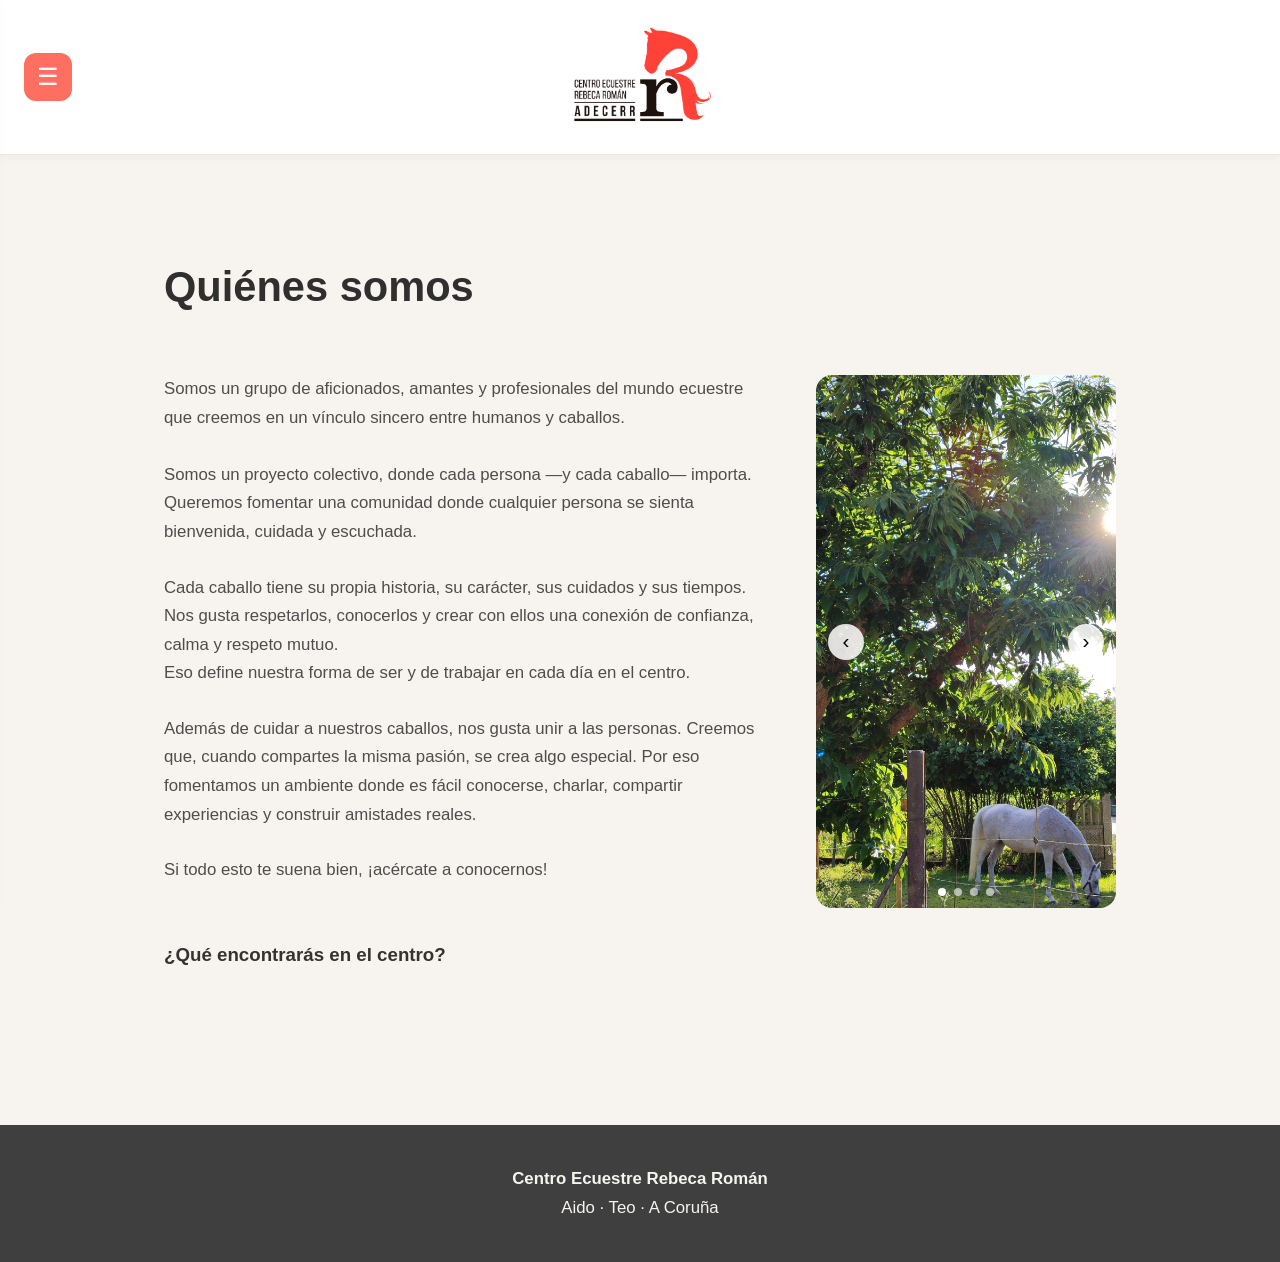
<file: index.html>
<!DOCTYPE html>
<html lang="es">

<head>
  <meta charset="UTF-8">
  <title>Centro Ecuestre Rebeca Román | Quiénes somos</title>
  <meta name="description"
    content="Centro ecuestre en Teo. Equitación, terapia asistida con animales y actividades con caballos y burros.">
  <meta name="viewport" content="width=device-width, initial-scale=1.0">

  <link rel="stylesheet" href="css/styles.css">
  <link rel="stylesheet" href="css/responsive.css">
</head>

<body>
  <div class="page-grid">

    <div id="site-header"></div>
    <div id="site-nav"></div>

    <main>
      <br>
      <h1>Quiénes somos</h1><br>

      <div class="servicios-layout">
        <div class="servicios-texto">
      <p>Somos un grupo de aficionados, amantes y profesionales del mundo ecuestre que creemos en un vínculo
        sincero entre humanos y caballos.<br><br> Somos un proyecto colectivo, donde cada persona —y cada
        caballo— importa. Queremos fomentar una comunidad donde cualquier persona se sienta bienvenida,
        cuidada y escuchada.</p><br>
      <p>
        Cada caballo tiene su propia historia, su carácter, sus cuidados y sus tiempos. Nos gusta respetarlos,
        conocerlos y crear con ellos una conexión de confianza, calma y respeto mutuo. <br>Eso define
        nuestra forma de ser y de trabajar en cada día en el centro.
      </p><br>
      <p>
        Además de cuidar a nuestros caballos, nos gusta unir a las personas. Creemos que,
        cuando compartes la misma pasión, se crea algo especial. Por eso fomentamos un ambiente
        donde es fácil conocerse, charlar, compartir experiencias y construir amistades reales.
      </p><br>
      <p>
        Si todo esto te suena bien, ¡acércate a conocernos!
      </p>
      <br><br>
      <h3>¿Qué encontrarás en el centro?</h3><br>
      <p>
        Un lugar de encuentro donde personas con intereses similares pueden conectar,
        aprender unas de otras y disfrutar juntas del mundo ecuestre. Un sitio donde involucrarte hasta donde quieras y
        puedas.
        <br><br>
        Un espacio donde la comunidad crece de manera natural: desde una conversación
        espontánea a una tarde acompañando a los caballos o compartiendo una misma
        afición de la mano de un café calentito (o un té, si te gusta más).

      </p>
        </div>

        <div class="carousel">
          <div class="carousel-track">
            <img src="resources/fotos/instalaciones/verde.jpg" alt="Zona verde">
            <img src="resources/fotos/instalaciones/prado.jpg" alt="Prado">
            <img src="resources/fotos/instalaciones/cafe.jpg" alt="Café con burros">
            <img src="resources/fotos/instalaciones/pista.jpg" alt="Pista">
          </div>
          <button class="carousel-btn carousel-prev" aria-label="Anterior">‹</button>
          <button class="carousel-btn carousel-next" aria-label="Siguiente">›</button>
          <div class="carousel-dots"></div>
        </div>
      </div>
    </main>


    <div id="site-footer"></div>
  </div>
  <script src="js/includes.js"></script>
  <script src="js/main.js"></script>
</body>

</html>
</file>
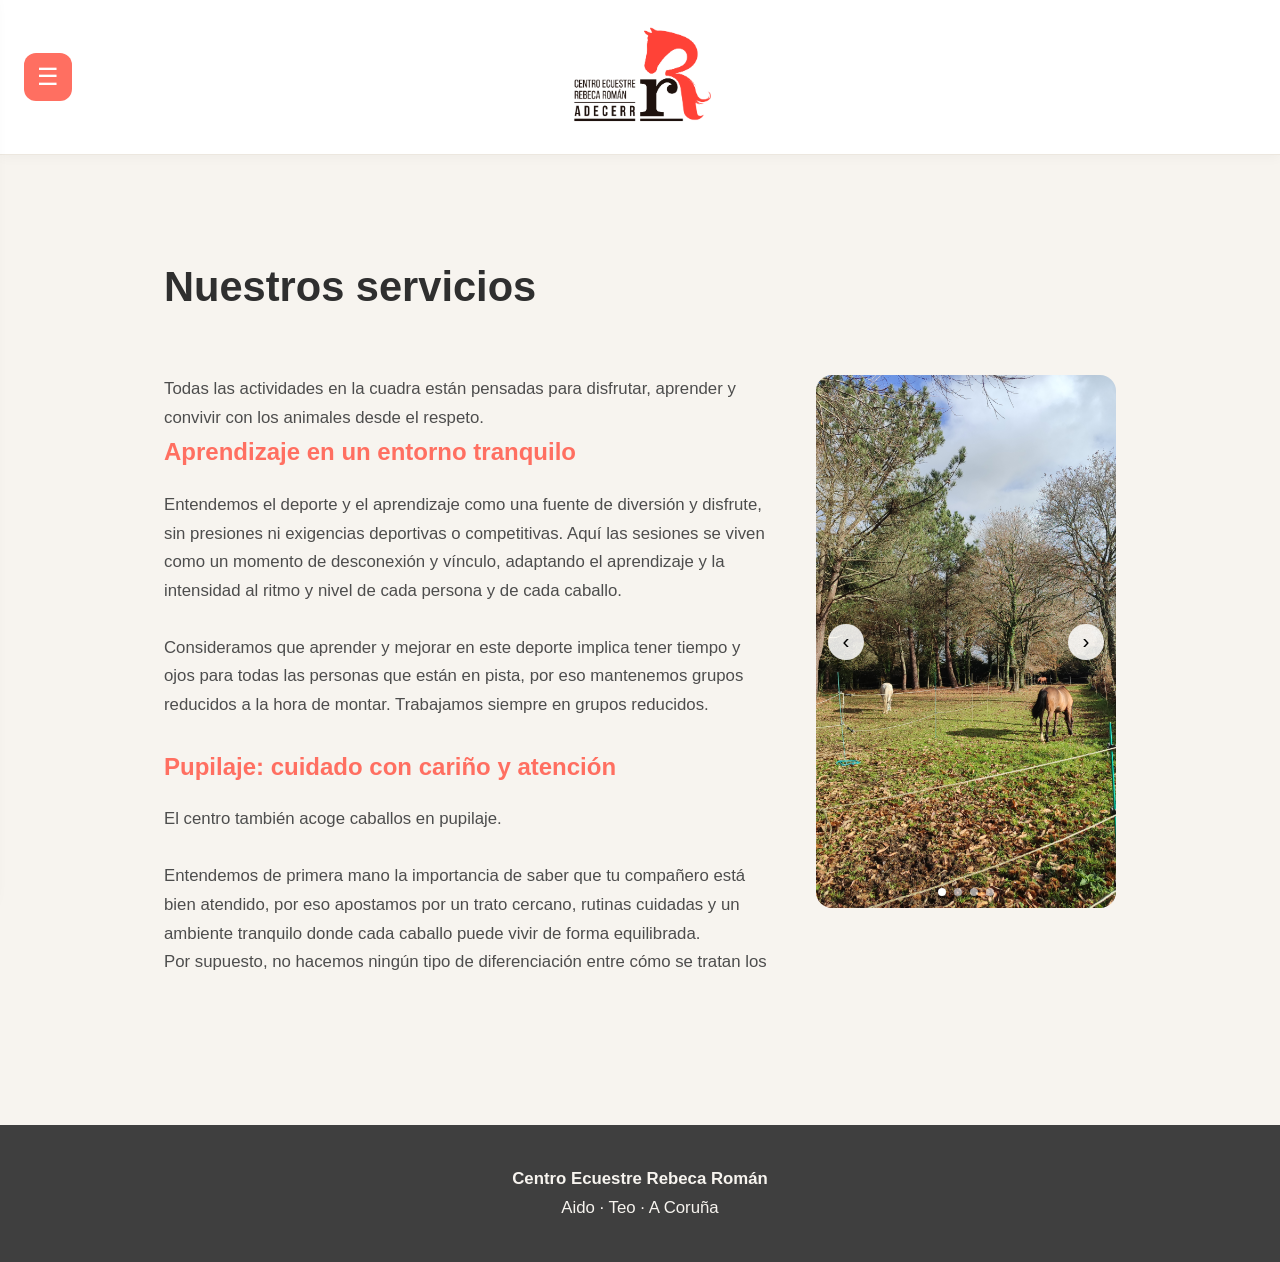
<file: actividades.html>
<!DOCTYPE html>
<html lang="es">

<head>
  <meta charset="UTF-8">
  <title>Centro Ecuestre Rebeca Román | Actividades</title>
  <meta name="description"
    content="Terapia asistida con animales en Teo, acompañamiento emocional con caballos y burros.">
  <meta name="viewport" content="width=device-width, initial-scale=1.0">

  <link rel="stylesheet" href="css/styles.css">
  <link rel="stylesheet" href="css/responsive.css">
</head>

<body>
  <div class="page-grid">

    <div id="site-header"></div>
    <div id="site-nav"></div>

    <main>
      <br>
      <h1>Nuestros servicios</h1><br>
      <div class="servicios-layout">
        <div class="servicios-texto">
      <p>
        Todas las actividades en la cuadra están pensadas para disfrutar, aprender y convivir con los animales desde el
        respeto. <br>
      </p>

      <h2>Aprendizaje en un entorno tranquilo</h2>
      <p>
        Entendemos el deporte y el aprendizaje como una fuente de diversión y disfrute, sin presiones ni exigencias
        deportivas o competitivas.
        Aquí las sesiones se viven como un momento de desconexión y vínculo, adaptando el aprendizaje y la intensidad al
        ritmo y nivel de cada persona y de cada caballo.
        <br><br>
        Consideramos que aprender y mejorar en este deporte implica tener tiempo y ojos para todas las personas que
        están en pista, por eso mantenemos grupos reducidos a la hora de montar.
        Trabajamos siempre en grupos reducidos.
      </p>

      <br>

      <h2>Pupilaje: cuidado con cariño y atención</h2>
      <p>
        El centro también acoge caballos en pupilaje.<br><br>
        Entendemos de primera mano la importancia de saber que tu compañero está bien atendido, por eso apostamos por un
        trato cercano, rutinas cuidadas y un ambiente tranquilo donde cada caballo puede vivir de forma equilibrada.<br>
        Por supuesto, no hacemos ningún tipo de diferenciación entre cómo se tratan los caballos de la asociación, y
        cómo se tratan los caballos de propietarios. <br>

      </p>
      <br>

      <h2>Experiencia equirelax</h2>
      <p>
        Equirelax es nuestra propuesta para quienes buscan un momento de desconexión total junto a los caballos y
        burros.<br><br>
        Se trata de un espacio pensado para relajar cuerpo y mente, conectar con los animales y disfrutar del entorno
        natural del centro. Una experiencia sensorial donde se combinan calma, contacto con los animales y la serenidad
        del entorno.<br><br>
        Ideal para quienes necesitan parar, respirar y reconectar consigo mismos y con la naturaleza.

      </p>
      <br>

      <h2>Sesiones intensivas de formación</h2>
      <p>
        Cada cierto tiempo, organizamos sesiones formativas para hablar de todo eso de lo que normalmente no se habla:
        <br><br>
        Cuidados, dolencias, la importancia de un buen equipo, técnica... ¡Tenemos de todo!
        <br><br>
        Algunas de estas sesiones estarán pensadas solo para socias, mientras que otras están abiertas al público.
      </p>
        </div>

        <div class="carousel">
          <div class="carousel-track">
            <img src="resources/fotos/instalaciones/prado.jpg" alt="Prado">
            <img src="resources/fotos/instalaciones/verde.jpg" alt="Zona verde">
            <img src="resources/fotos/instalaciones/cafe.jpg" alt="Café con burros">
            <img src="resources/fotos/instalaciones/pista.jpg" alt="Pista">
          </div>
          <button class="carousel-btn carousel-prev" aria-label="Anterior">‹</button>
          <button class="carousel-btn carousel-next" aria-label="Siguiente">›</button>
          <div class="carousel-dots"></div>
        </div>
      </div>
    </main>

  <div id="site-footer"></div>
  </div>
  <script src="js/includes.js"></script>
  <script src="js/main.js"></script>
</body>

</html>
</file>
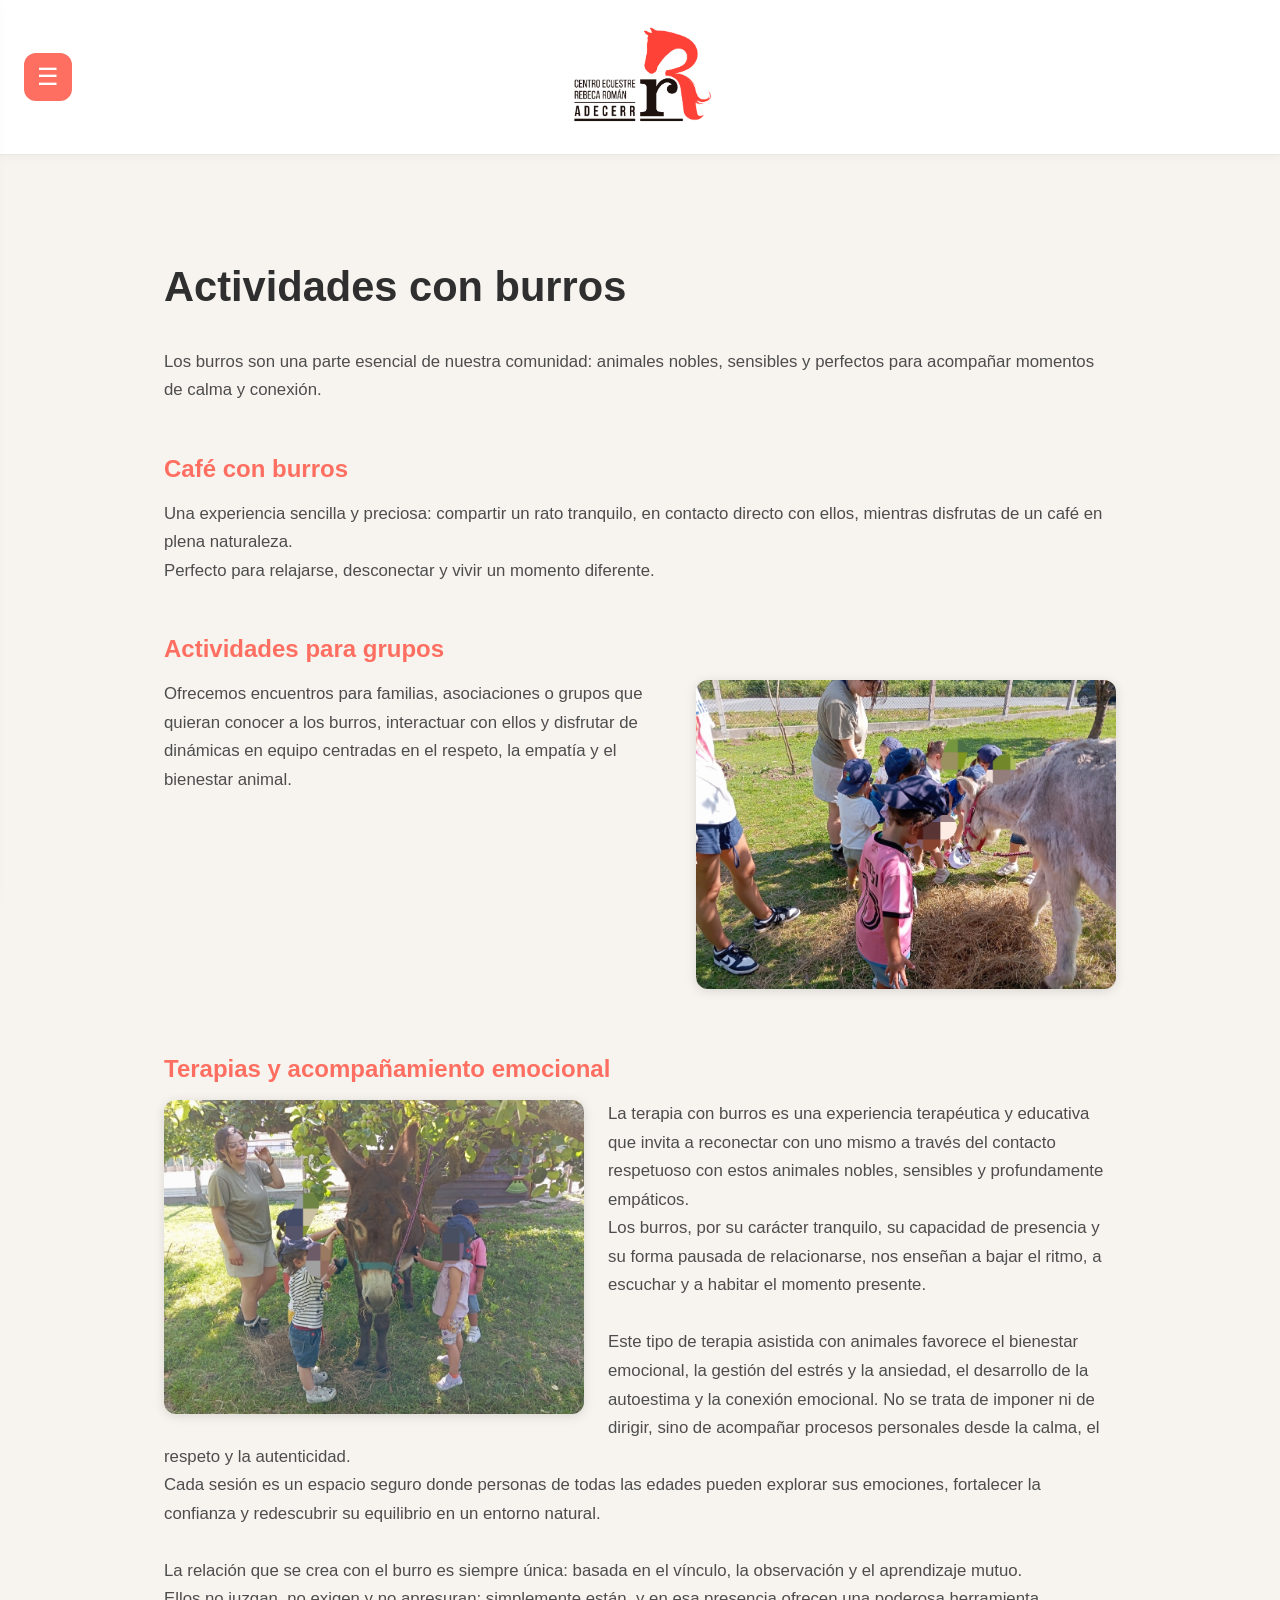
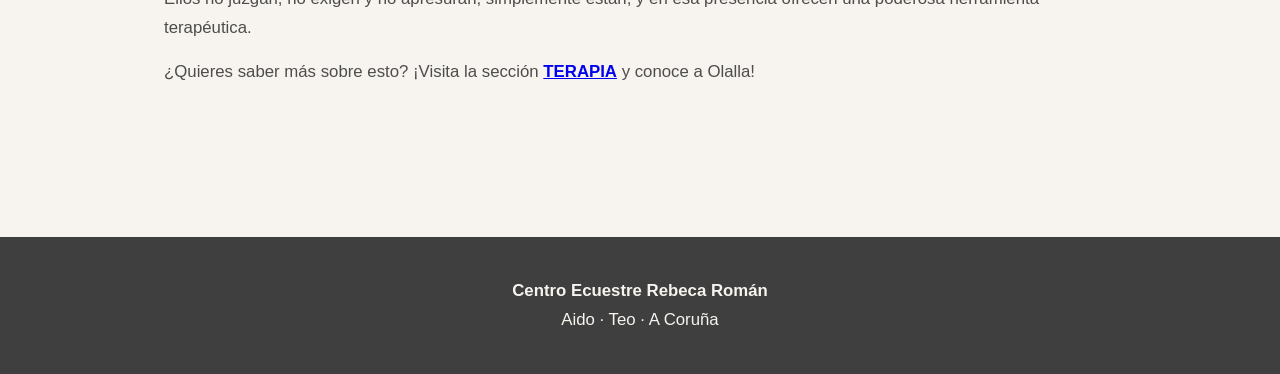
<file: burros.html>
<!DOCTYPE html>
<html lang="es">

<head>
  <meta charset="UTF-8">
  <title>Centro Ecuestre Rebeca Román</title>
  <meta name="description"
    content="Terapia asistida con animales en Teo, acompañamiento emocional con caballos y burros.">
  <meta name="viewport" content="width=device-width, initial-scale=1.0">

  <link rel="stylesheet" href="css/styles.css">
  <link rel="stylesheet" href="css/responsive.css">
</head>

<body>
  <div class="page-grid">

    <div id="site-header"></div>
    <div id="site-nav"></div>

    <main>
      <br>
      <h1>Actividades con burros</h1>
      <p>Los burros son una parte esencial de nuestra comunidad: animales nobles, sensibles y perfectos para acompañar
        momentos de calma y conexión.
      </p>

      <div class="burro-actividad">
        <h2>Café con burros</h2>
        <p>
          Una experiencia sencilla y preciosa: compartir un rato tranquilo, en contacto directo con ellos, mientras
          disfrutas de un café en plena naturaleza.
          <br>Perfecto para relajarse, desconectar y vivir un momento diferente.
        </p>
      </div>

      <div class="burro-actividad">
        <h2>Actividades para grupos</h2>
        <img src="resources/fotos/burros/burris4.jpg" alt="Burros" class="foto-suelta foto-suelta-right foto-suelta-grande">
        <p>
          Ofrecemos encuentros para familias, asociaciones o grupos que quieran conocer a los burros, interactuar con
          ellos y disfrutar de dinámicas en equipo centradas en el respeto, la empatía y el bienestar animal.
        </p>
      </div>

      <div class="burro-actividad">
        <h2>Terapias y acompañamiento emocional</h2>
        <img src="resources/fotos/burros/burris3.jpg" alt="Burros" class="foto-suelta foto-suelta-left foto-suelta-grande">
        <p>
          La terapia con burros es una experiencia terapéutica y educativa que invita a reconectar con uno mismo a
          través del contacto respetuoso con estos animales nobles, sensibles y profundamente empáticos.
          <br>Los burros, por su carácter tranquilo, su capacidad de presencia y su forma pausada de relacionarse, nos
          enseñan a bajar el ritmo, a escuchar y a habitar el momento presente.
          <br><br>Este tipo de terapia asistida con animales favorece el bienestar emocional, la gestión del estrés y
          la ansiedad, el desarrollo de la autoestima y la conexión emocional. No se trata de imponer ni de dirigir,
          sino de acompañar procesos personales desde la calma, el respeto y la autenticidad.
          <br>Cada sesión es un espacio seguro donde personas de todas las edades pueden explorar sus emociones,
          fortalecer la confianza y redescubrir su equilibrio en un entorno natural.
          <br><br>La relación que se crea con el burro es siempre única: basada en el vínculo, la observación y el
          aprendizaje mutuo.
          <br> Ellos no juzgan, no exigen y no apresuran; simplemente están, y en esa presencia ofrecen una poderosa
          herramienta terapéutica.
        </p>
        <p>¿Quieres saber más sobre esto? ¡Visita la sección <a href="terapia.html"><b>TERAPIA</b></a> y conoce a Olalla!</p>
      </div>
    </main>

  <div id="site-footer"></div>
  </div>
  <script src="js/includes.js"></script>
  <script src="js/main.js"></script>
</body>

</html>
</file>
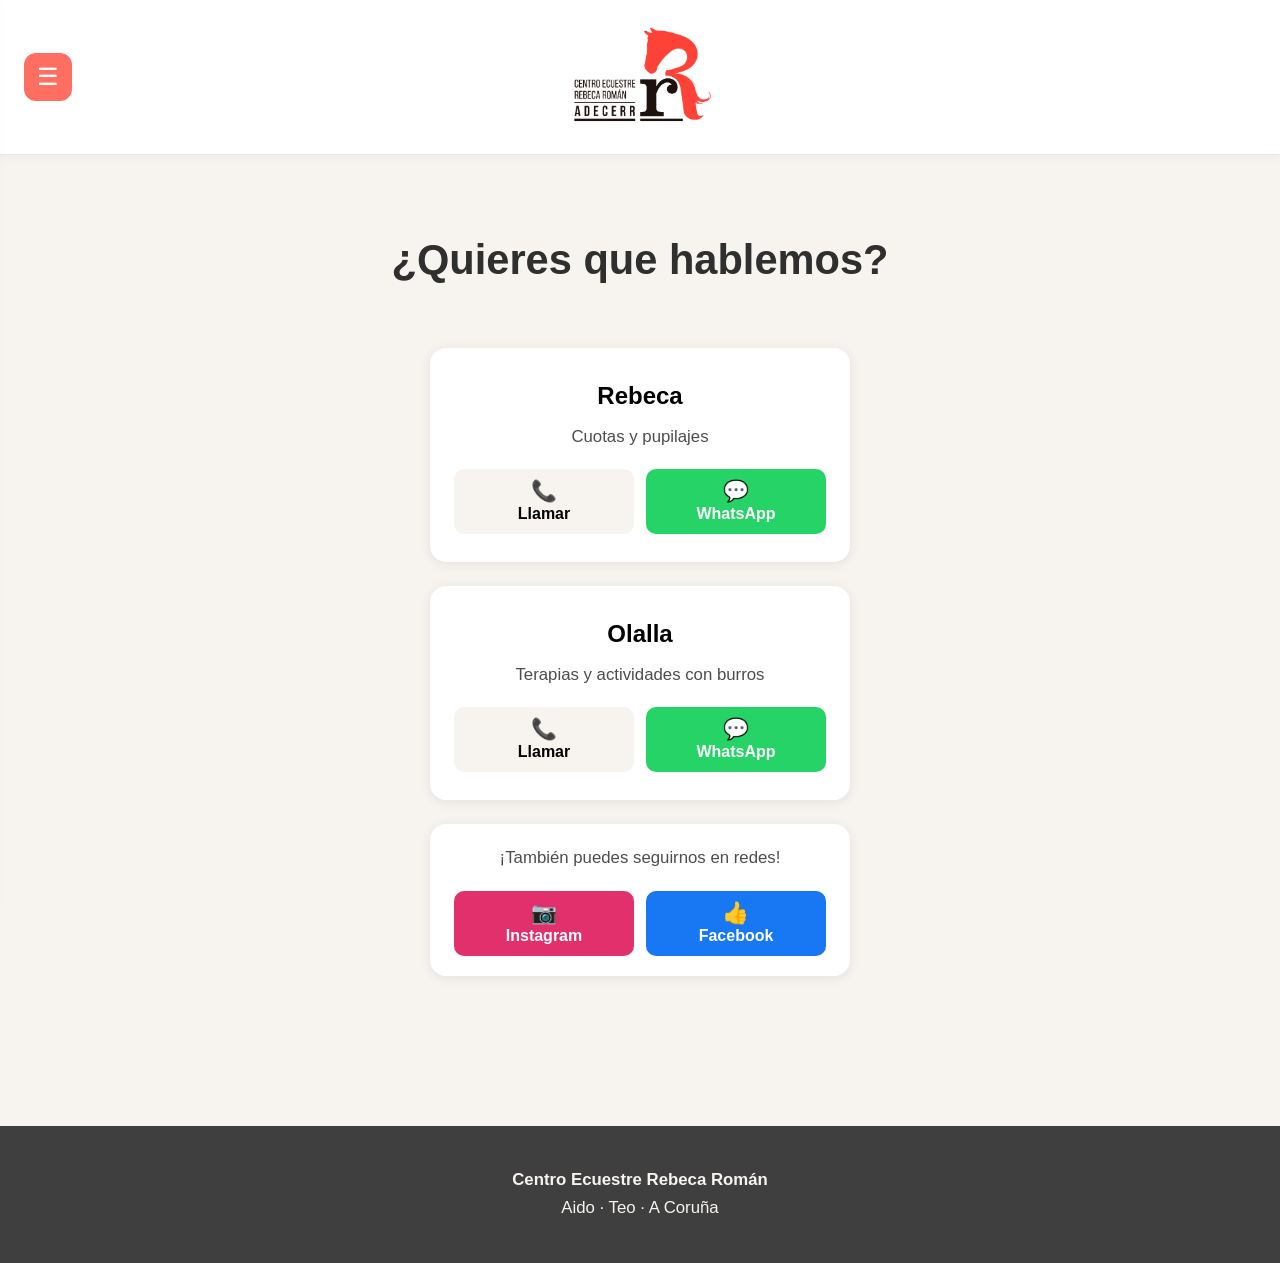
<file: contacto.html>
<!DOCTYPE html>
<html lang="es">

<head>
  <meta charset="UTF-8">
  <title>Centro Ecuestre Rebeca Román | Contacto</title>
  <meta name="description"
    content="Centro ecuestre en Teo. Equitación, terapia asistida con animales y actividades con caballos y burros.">
  <meta name="viewport" content="width=device-width, initial-scale=1.0">

  <link rel="stylesheet" href="css/styles.css">
  <link rel="stylesheet" href="css/responsive.css">
</head>

<body>
  <div class="page-grid">

    <div id="site-header"></div>
    <div id="site-nav"></div>

    <main>
      <h1>¿Quieres que hablemos?</h1><br>
      <div class="contact-cards">
        <div class="contact-card">
          <h2>Rebeca</h2>
          <p>Cuotas y pupilajes</p>
          <div class="contact-buttons">
            <a class="btn-contact btn-call" href="tel:+34615683890">
              <span class="btn-icon">📞</span>
              <span class="btn-label">Llamar</span>
            </a>
            <a class="btn-contact btn-whatsapp" href="https://wa.me/34615683890" target="_blank" rel="noopener">
              <span class="btn-icon">💬</span>
              <span class="btn-label">WhatsApp</span>
            </a>
          </div>
        </div>

        <div class="contact-card">
          <h2>Olalla</h2>
          <p>Terapias y actividades con burros</p>
          <div class="contact-buttons">
            <a class="btn-contact btn-call" href="tel:+34636652759">
              <span class="btn-icon">📞</span>
              <span class="btn-label">Llamar</span>
            </a>
            <a class="btn-contact btn-whatsapp" href="https://wa.me/34636652759" target="_blank" rel="noopener">
              <span class="btn-icon">💬</span>
              <span class="btn-label">WhatsApp</span>
            </a>
          </div>
        </div>

        <div class="contact-card contact-card-small">
          <p>¡También puedes seguirnos en redes!</p>
          <div class="contact-buttons">
            <a class="btn-contact btn-instagram" href="https://www.instagram.com/ce.rebecaroman/" target="_blank" rel="noopener">
              <span class="btn-icon">📷</span>
              <span class="btn-label">Instagram</span>
            </a>
            <a class="btn-contact btn-facebook" href="https://www.facebook.com/Centro-Ecuestre-Rebeca-Rom%C3%A1n-100048737681556/" target="_blank" rel="noopener">
              <span class="btn-icon">👍</span>
              <span class="btn-label">Facebook</span>
            </a>
          </div>
        </div>
      </div>
    </main>


  <div id="site-footer"></div>
  </div>
  <script src="js/includes.js"></script>
  <script src="js/main.js"></script>
</body>

</html>
</file>
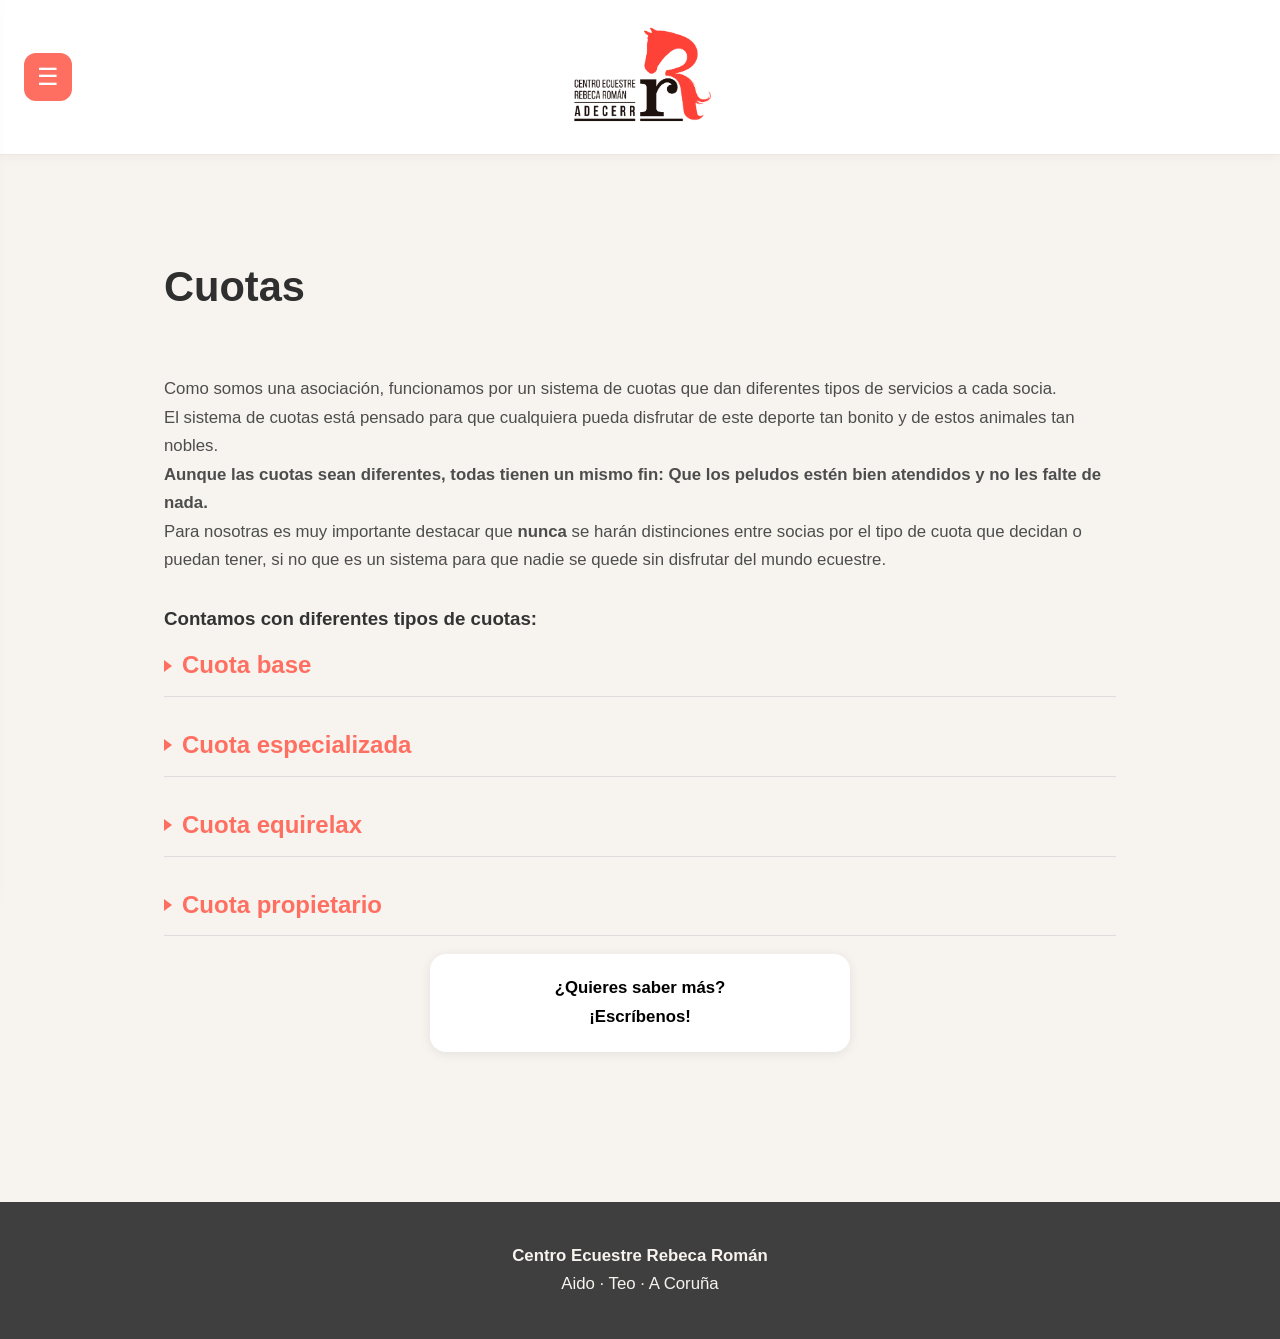
<file: cuotas.html>
<!DOCTYPE html>
<html lang="es">

<head>
  <meta charset="UTF-8">
  <title>Cuotas | ADECERR</title>
  <meta name="description"
    content="Terapia asistida con animales en Teo, acompañamiento emocional con caballos y burros.">
  <meta name="viewport" content="width=device-width, initial-scale=1.0">

  <link rel="stylesheet" href="css/styles.css">
  <link rel="stylesheet" href="css/responsive.css">
</head>

<body>
  <div class="page-grid">

    <div id="site-header"></div>
    <div id="site-nav"></div>

    <main>
      <br>
      <h1>Cuotas</h1>
      <br>
      <p>
        Como somos una asociación, funcionamos por un sistema de cuotas que dan diferentes tipos de servicios a cada
        socia. <br>
        El sistema de cuotas está pensado para que cualquiera pueda disfrutar de este deporte tan bonito y de estos
        animales tan nobles. <br>

        <b>Aunque las cuotas sean diferentes, todas tienen un mismo fin: Que los peludos estén bien atendidos y no les
          falte de nada.</b> <br>
        Para nosotras es muy importante destacar que <b>nunca</b> se harán distinciones entre socias por el tipo de
        cuota que decidan o puedan tener, si no que es un sistema para que nadie se quede sin disfrutar del mundo
        ecuestre.
      </p>

      <p><br>
      <h3>Contamos con diferentes tipos de cuotas:</h3>
      </p>
      <div class=" accordion">
        <h2 class="accordion-title">Cuota base</h2>
        <div class="accordion-content">
          <br>
          <p>
            <b>Monta con direcciones técnicas</b>: Esta cuota nos da derecho a montar una vez por semana, siempre en grupos reducidos y recibiendo indicaciones técnicas de nuestra dire.<br><br>
            <b>Aprende la teoría que no se enseña</b>: ¡El mundo de la equitación no es sólo subirse al caballo!
            Aprenderás sobre el equipo, material, anatomía, cuidados, vínculo... ¡y muchísimo más!<br><br>
            <b>Aprende gimnasia para jinetes</b>: La equitación es un deporte que requiere más fuerza de la que parece.
            Por eso, cuando las condiciones meteorológicas no nos dejan salir a pista, trabajamos para ganar fuerza,
            equilibrio y para generar consciencia sobre nuestros cuerpos y el del caballo.<br><br>
            <b>Cuida de los caballos</b>: El bienestar del caballo es siempre nuestra prioridad. Aprenderás todo sobre
            su cuidado, necesidades y curiosidades, su mantenimiento y el de su equipo.<br><br>
            <b>Participa en nuestro día a día</b>: ADECERR es un espacio seguro y familiar y queremos que siga así. Aquí
            todas las manos cuentan y nos repartimos las tareas en la medida de nuestras capacidades y tiempo.<br>
          </p>
        </div>
      </div>
      <div class="accordion">
        <h2 class="accordion-title">Cuota especializada</h2>
        <div class="accordion-content">
          <br>
          <p>
            <b>Especialízate en una modalidad</b>: Es una cuota pensada para amazonas y jinetes con más experiencia y
            ganas de mejorar. Nuestra dire está especializada en Salto y Doma, y te dará indicaciones técnicas para que mejores y
            te diviertas en el proceso.<br><br>
            <b>Grupos reducidos</b>: Una parte muy importante de nuestra política es el aprendizaje y la equitación
            sostenible. Igual que en la cuota base, queremos aprender sin sobrecargar a los caballos.<br><br>
            <b>Aprende gimnasia para jinetes</b>: Igual que en la cuota base, la gimnasia es una actividad que nos
            permite seguir trabajando y mejorando cuando el tiempo no está de nuestro lado.<br><br>
            <b>Aprende teoría más específica</b>: Como el conocimiento es algo progresivo, la teoría se adapta a la
            modalidad que elijas. ¡Aquí no dejamos de aprender!<br><br>
            <b>Participa en nuestro día a día</b>: ADECERR es un espacio seguro y familiar y queremos que siga así. Aquí
            todas las manos cuentan y nos repartimos las tareas en la medida de nuestras capacidades y tiempo.<br>

          </p>
        </div>
      </div>
      
      <div class="accordion">
        <h2 class="accordion-title">Cuota equirelax</h2>
        <div class="accordion-content">
          <br>
          <p>
            El estrés, la ansiedad, las prisas... ¿Te suena? <br><br>

            El contacto con caballos reduce el estrés en niños, jóvenes y adultos.<br><br>

            <b>¿Para quién?</b>: Cuota reducida para quienes quieren beneficiarse de todo lo que nos ofrece la
            interacción con los caballos y la naturaleza, pero sin montar. <br><br>
            <b>¿De qué va?</b>: Ven al centro, empápate de la tranquilidad de los caballos en un espacio natural y no
            masificado. Acarícialos, cepíllalos, siéntelos. Es una forma fácil y rápida para gestionar el estrés
            acumulado y salir de la rutina.<br><br>
            <b>Aprende sobre los caballos</b>: Sus personalidades, qué les gusta, su lenguaje corporal, sus cuidados, su
            alimentación, su mantenimiento... ¡Todo lo que quieras!<br><br>
            <b>Sesiones bajo reserva</b>: Si lo necesitas, buscamos un hueco en el que el centro tenga menos activadad
            para una experiencia inmersiva.<br><br>
            <b>Participa en nuestro día a día</b>: ADECERR es un espacio seguro y familiar y queremos que siga así. Aquí
            todas las manos cuentan y nos repartimos las tareas en la medida de nuestras capacidades y tiempo.<br><br>
            <br><br>
            <b>¿Sabías que...?</b> en 2015 se descubrió que ¡la interacción entre personas y equinos durante sólo 90
            minutos semanales bajaba los niveles de cortisol de manera muy significativa!<br><br>
          </p>
        </div>
      </div>
      
      <div class="accordion">
        <h2 class="accordion-title">Cuota propietario</h2>
        <div class="accordion-content">
          <br>
          <p>
            ¡Trae a tu peludo a ADECERR! Tenemos pocas plazas para garantizar su atención y cuidado total.<br><br>
            <b>Acceso ilimitado a heno</b>: No consideramos el heno como un plus, ni un beneficio. Es una parte
            imprescindible de su alimentación y de su gestión emocional. <br><br>
            <b>Paddock propio</b>: Todos los caballos del centro tienen paddock propio con refugio. Nuestra intención
            siempre es que estén en el paddock o en el prado siempre que se pueda, la estabulación no es nuestra primera
            opción, sólo una herramienta para cuando el clima no nos permite estar fuera con seguridad. <br><br>
            <b>Dos comidas al día</b>: No es un beneficio, es lo que consideramos mejor para ellos. Los caballos están
            preparados para comer durante 20 horas al día. El acceso ilimitado a heno y las tres comidas diarias nos
            permiten controlar sustos y posibles cólicos. La comida siempre es acorde a su desgaste energético. Si lo
            trabajas, comerá más, y nadie te va a cobrar más por ello.<br><br>
            <b>Quitar y poner mantas</b>: No nos cansaremos de decir que el bienestar de los caballos no es un plus.
            ¡Aquí no se pasa ni frío, ni calor! Nos ajustamos al tiempo y decidimos qué pijama ponerles. Si quieres
            venir a ponérselo tú, por supuesto que puedes, pero nadie te va a cobrar un extra por algo que consideramos
            básico. <br><br>
            <b>Herrador ortopédico</b>: En ADECERR trabajamos con un herrador especializado en ortopedias, ¡zapatos a
            medida para todos! Si tu amigo tiene necesidades concretas, ¡nuestro herrador estará a la altura!<br><br>
            <b>Camas limpitas</b>: Las camas son de viruta y se limpian a diario. Una vez a la semana, las cuadras se
            levantan por completo y se desinfectan.<br><br>
            <b>Servicio de avisos</b>: De momento, los caballos no saben usar agenda. Pero no te preocupes, te avisamos
            nosotras de cuándo toquen vacunas, herrajes, dentista, desparasitación...<br>
          </p>
        </div>
      </div>

          <a class="contacto-card contacto-card-dark" href="contacto.html">
        <p>¿Quieres saber más? <br>¡Escríbenos!</p>
      </a>
    </main>


  <div id="site-footer"></div>
  </div>
  <script src="js/includes.js"></script>
  <script src="js/main.js"></script>
</body>

</html>
</file>
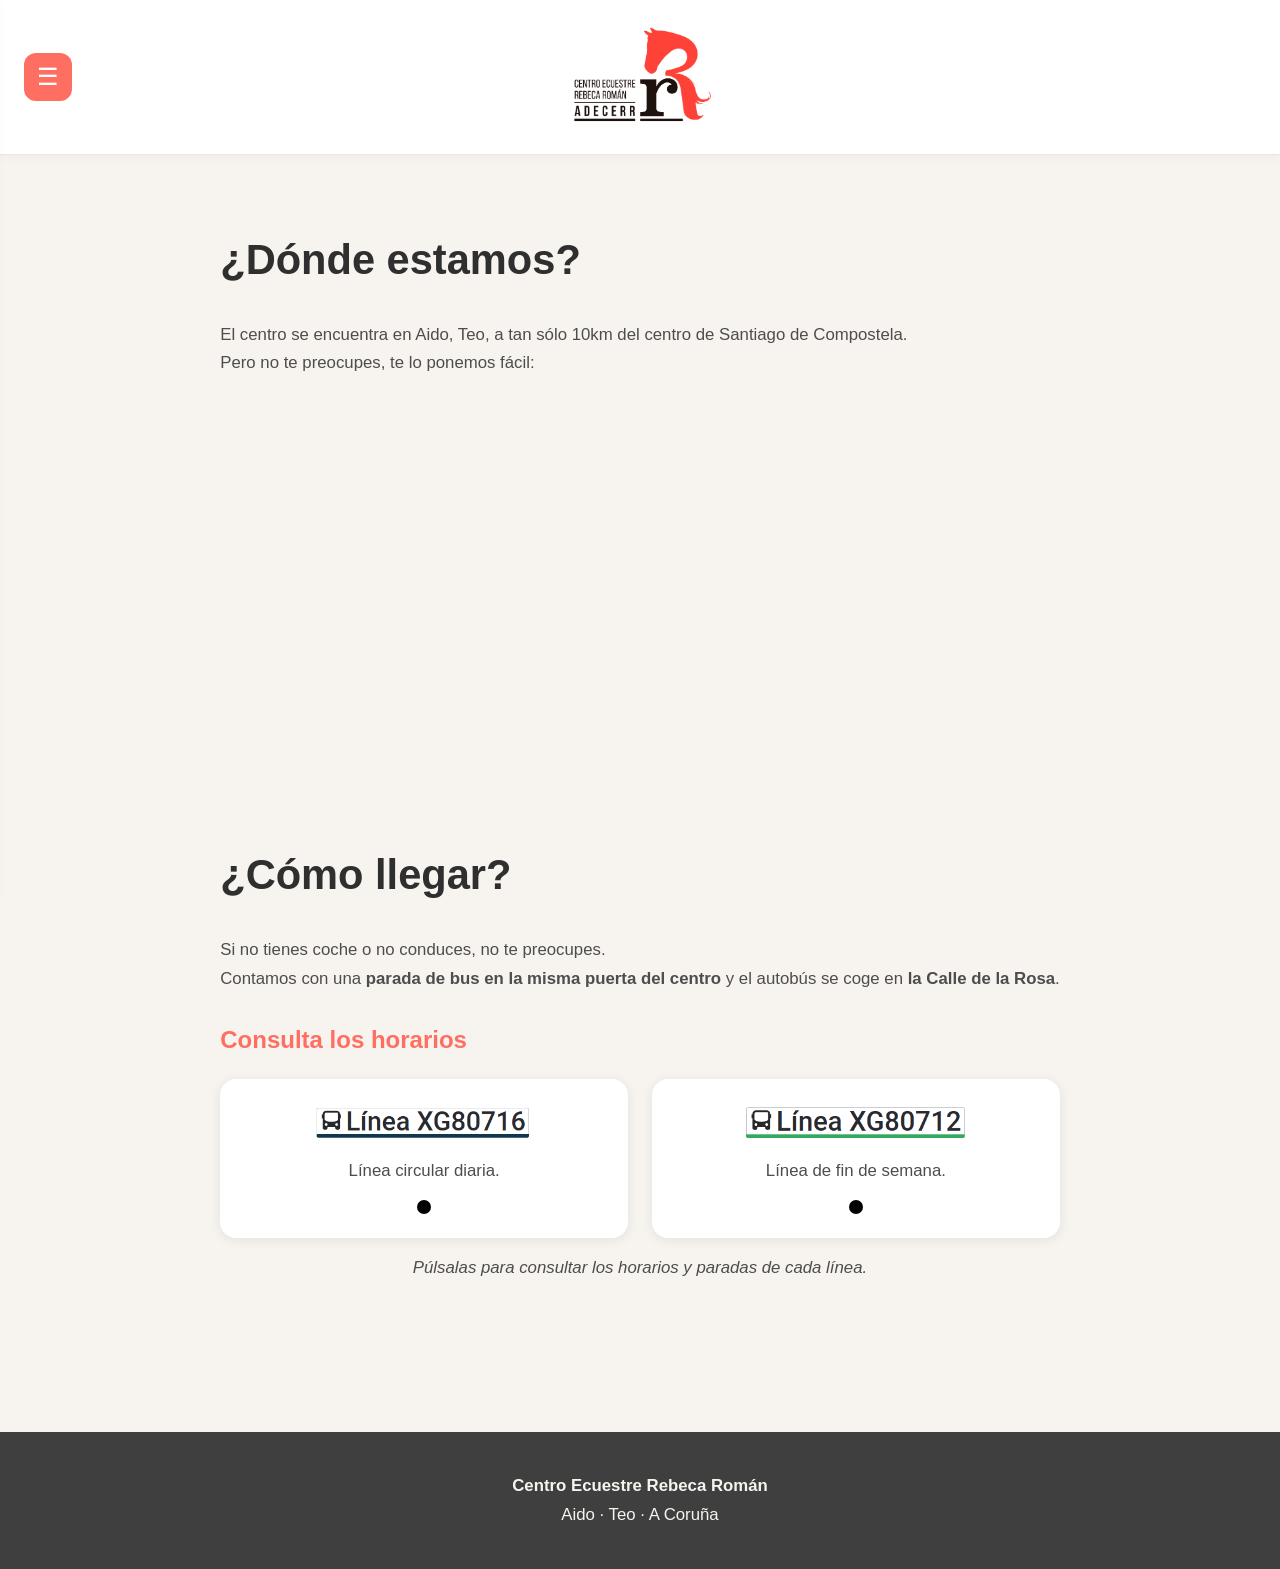
<file: donde.html>
<!DOCTYPE html>
<html lang="es">

<head>
  <meta charset="UTF-8">
  <title>Centro Ecuestre Rebeca Román</title>
  <meta name="description"
    content="Terapia asistida con animales en Teo, acompañamiento emocional con caballos y burros.">
  <meta name="viewport" content="width=device-width, initial-scale=1.0">

  <link rel="stylesheet" href="css/styles.css">
  <link rel="stylesheet" href="css/responsive.css">
</head>

<body>
  <div class="page-grid">

    <div id="site-header"></div>
    <div id="site-nav"></div>

    <main>
      <h1>¿Dónde estamos?</h1>
      <p>
        El centro se encuentra en Aido, Teo, a tan sólo 10km del centro de Santiago de Compostela. <br>
        Pero no te preocupes, te lo ponemos fácil:
      </p><br>
      <iframe
        src="https://www.google.com/maps/embed?pb=!1m18!1m12!1m3!1d3857.4868956286105!2d-8.57734438749421!3d42.80059117103506!2m3!1f0!2f0!3f0!3m2!1i1024!2i768!4f13.1!3m3!1m2!1s0xd2f03ffd2e58ea3%3A0x3be78a90a9f89c5a!2sCentro%20Ecuestre%20Rebeca%20Rom%C3%A1n!5e1!3m2!1ses!2ses!4v1764530140210!5m2!1ses!2ses"
        width="550" height="400" style="border:0;" allowfullscreen="" loading="lazy"
        referrerpolicy="no-referrer-when-downgrade" class="map"></iframe>

      <br><br>
      <h1>¿Cómo llegar?</h1>
      <p>
        Si no tienes coche o no conduces, no te preocupes.<br>
        Contamos con una <b>parada de bus en la misma puerta del centro</b> y el autobús se coge en <b>la Calle de la
          Rosa</b>.
      </p>
<br>
      <h2>Consulta los horarios</h2>

      <div class="bus-cards">
        <a class="bus-card"
          href="https://moovitapp.com/index/es/transporte_p%C3%BAblico-line-xg80716-Vigo-3841-3755386-157738303-0"
          target="_blank" rel="noopener">
          <img src="resources/fotos/autobuses/lineaXG80716.png" alt="Línea XG80716" class="bus-card-img">
          <p>Línea circular diaria.</p>
          <span class="bus-card-dot"></span>
        </a>

        <a class="bus-card"
          href="https://moovitapp.com/index/es/transporte_p%C3%BAblico-line-XG80712-Vigo-3841-3755386-157738230-1"
          target="_blank" rel="noopener">
          <img src="resources/fotos/autobuses/lineaXG80712.png" alt="Línea XG80712" class="bus-card-img">
          <p>Línea de fin de semana.</p>
          <span class="bus-card-dot"></span>
        </a>
      </div>
      <p class="bus-cards-hint">Púlsalas para consultar los horarios y paradas de cada línea.</p>
    </main>

  <div id="site-footer"></div>
  </div>
  <script src="js/includes.js"></script>
  <script src="js/main.js"></script>
</body>

</html>
</file>
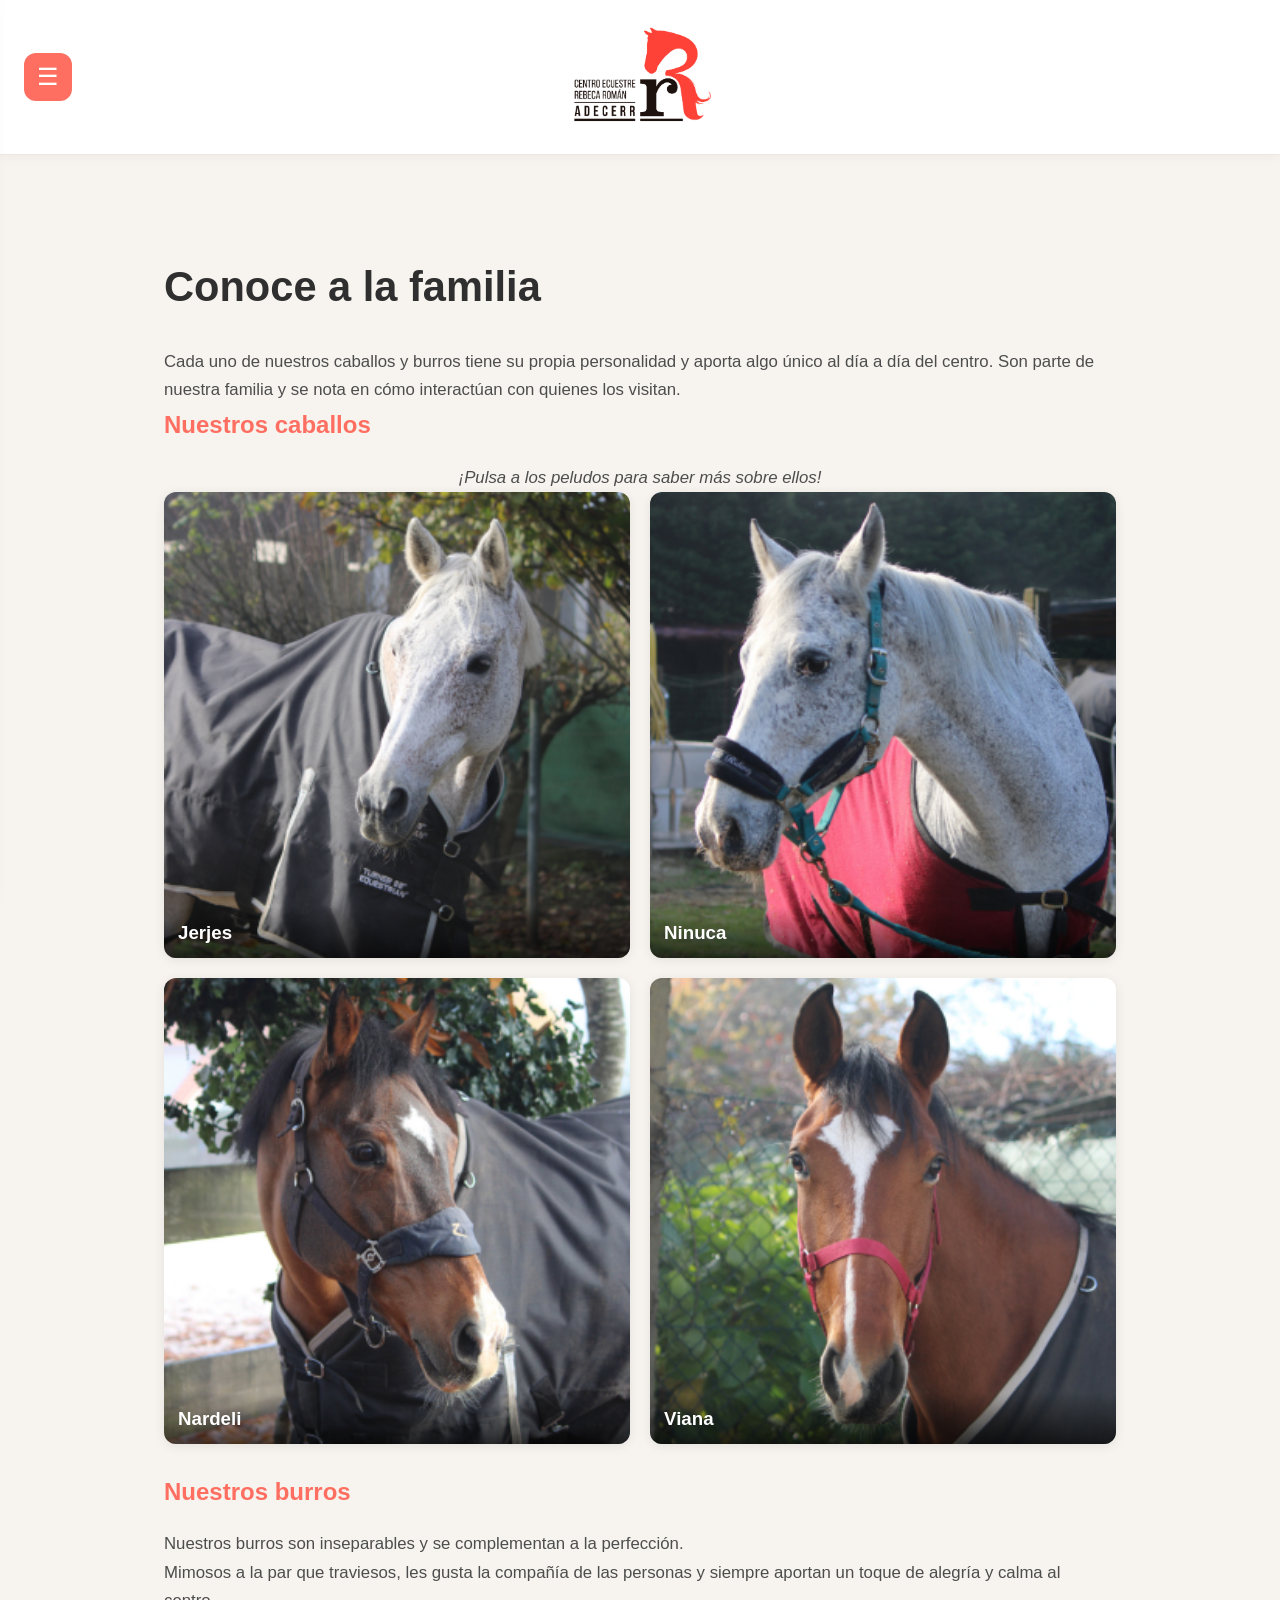
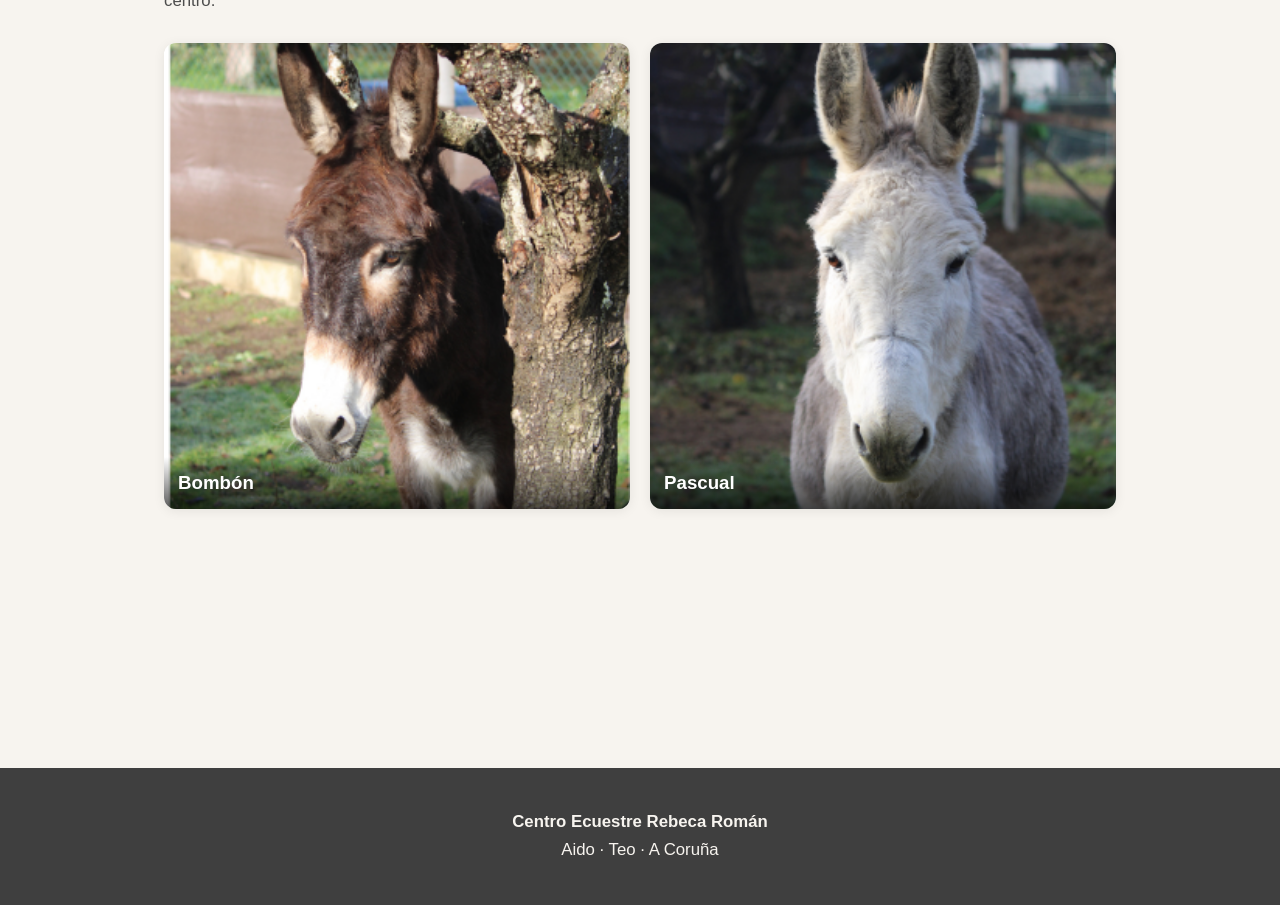
<file: familia.html>
<!DOCTYPE html>
<html lang="es">

<head>
  <meta charset="UTF-8">
  <title>Centro Ecuestre Rebeca Román</title>
  <meta name="description"
    content="Terapia asistida con animales en Teo, acompañamiento emocional con caballos y burros.">
  <meta name="viewport" content="width=device-width, initial-scale=1.0">

  <link rel="stylesheet" href="css/styles.css">
  <link rel="stylesheet" href="css/responsive.css">
</head>

<body>
  <div class="page-grid">

    <div id="site-header"></div>
    <div id="site-nav"></div>

    <main>
      <br>
      <h1>Conoce a la familia</h1>

      <p>
        Cada uno de nuestros caballos y burros tiene su propia personalidad y aporta algo único al
        día a día del centro. Son parte de nuestra familia y se nota en cómo interactúan con quienes
        los visitan.
      </p>

      <h2> Nuestros caballos </h2>
      <p class="bus-cards-hint">¡Pulsa a los peludos para saber más sobre ellos!</p>
      <div class="contenedor-grid familia-grid">
        <div class="flip-card">
          <div class="flip-card-inner">
            <div class="flip-card-front">
              <img src="resources/fotos/caballos/Jerjes.png" alt="Jerjes" />
              <h3>Jerjes</h3>
            </div>
            <div class="flip-card-back">
              <h3>Jerjes</h3>
              <p>Jerjes es un caballo tranquilo y confiable. <br>
                Antiguo corredor, ahora disfruta de la vida más calmada al mando de nuestra manada.<br>
                Pese a tener el espíritu de un viejo gruñón, siempre es paciente con los que están aprendiendo,
                ayudando a que los más novatos se sientan seguros y acompañados.<br>
                Pero que no te engañe, es un fantástico maestro para ayudarnos a perfeccionar nuestro nivel de doma.
              </p>
            </div>
          </div>
        </div>
        <div class="flip-card">
          <div class="flip-card-inner">
            <div class="flip-card-front">
              <img src="resources/fotos/caballos/Ninuca1.png" alt="Ninuca" />
              <h3>Ninuca</h3>
            </div>
            <div class="flip-card-back">
              <h3>Ninuca</h3>
              <p>Si Jerjes es la calma, Ninuca es la chispa. <br>
                Esta appaloosa es una yegua con carácter y mucha energía. Participa en las actividades de terapia y
                siempre está atenta a lo que pasa a su alrededor.<br>
                Es directa y decidida, pero una vez te haces a ella es la mar de divertida, y sabe cómo hacerse querer
                por quienes pasan tiempo con ella.<br>
              </p>
            </div>
          </div>
        </div>
        <div class="flip-card">
          <div class="flip-card-inner">
            <div class="flip-card-front">
              <img src="resources/fotos/caballos/Nardeli.png" alt="Nardeli" />
              <h3>Nardeli</h3>
            </div>
            <div class="flip-card-back">
              <h3>Nardeli</h3>
              <p>Nardeli es una veterana de concursos de salto y toda una profesional.<br>
                Paciente y constante, transmite confianza a quienes la montan o trabajan con ella.<br>
                Su experiencia se nota en cada movimiento y en cada tranco, ofreciendo una fuente de aprendizaje sin
                límites.<br>
                Fue la última incorporación a la familia, y ya se ha hecho un hueco irremplazable en nuestros
                corazones.
              </p>
            </div>
          </div>
        </div>
        <div class="flip-card">
          <div class="flip-card-inner">
            <div class="flip-card-front">
              <img src="resources/fotos/caballos/Viana.png" alt="Viana" />
              <h3>Viana</h3>
            </div>
            <div class="flip-card-back">
              <h3>Viana</h3>
              <p>Viana es la niña de la casa, curiosa y llena de energía.<br>
                Sociable y cariñosa, se relaciona con facilidad tanto con los caballos como con las personas y
                aprende cada día.<br>
                Su actitud abierta y amistosa hace que sea fácil acercarse a ella y disfrutar del tiempo juntos.<br>
                Viana te robará el corazón -y las chuches- sin dudarlo.
              </p>
            </div>
          </div>
        </div>
      </div>

      <br>
      <h2> Nuestros burros </h2>
      <p>Nuestros burros son inseparables y se complementan a la perfección.<br> Mimosos a la par que traviesos, les
        gusta la compañía de las personas y siempre aportan un toque de alegría y calma al centro.
      </p>
      <br>

      <div class="contenedor-grid familia-grid">
        <div class="flip-card">
          <div class="flip-card-inner">
            <div class="flip-card-front">
              <img src="resources/fotos/burros/Bombón.png" alt="Bombón" />
              <h3>Bombón</h3>
            </div>
            <div class="flip-card-back">
              <h3>Bombón</h3>
              <p>Bombón es el mayor y su paciencia es inmensurable. <br>Sigue a Pascual allá donde vaya, incluso si
                eso implica hacer de escapistas de vez en cuando.</p>
            </div>
          </div>
        </div>

        <div class="flip-card">
          <div class="flip-card-inner">
            <div class="flip-card-front">
              <img src="resources/fotos/burros/Pascual.png" alt="Pascual" />
              <h3>Pascual</h3>
            </div>
            <div class="flip-card-back">
              <h3>Pascual</h3>
              <p>Pascu es el más jovencito de los dos. Es una nubecita suave y amable que te robará el corazón a
                primera vista. Igual que Bombón, tiene muchísimos años de experiencia en terapia, ¡y podemos dar
                buena cuenta de ello!</p>
            </div>
          </div>
        </div>
      </div>
      <br><br><br><br>
    </main>

  <div id="site-footer"></div>
  </div>

  <script src="js/includes.js"></script>
  <script src="js/main.js"></script>
</body>

</html>
</file>
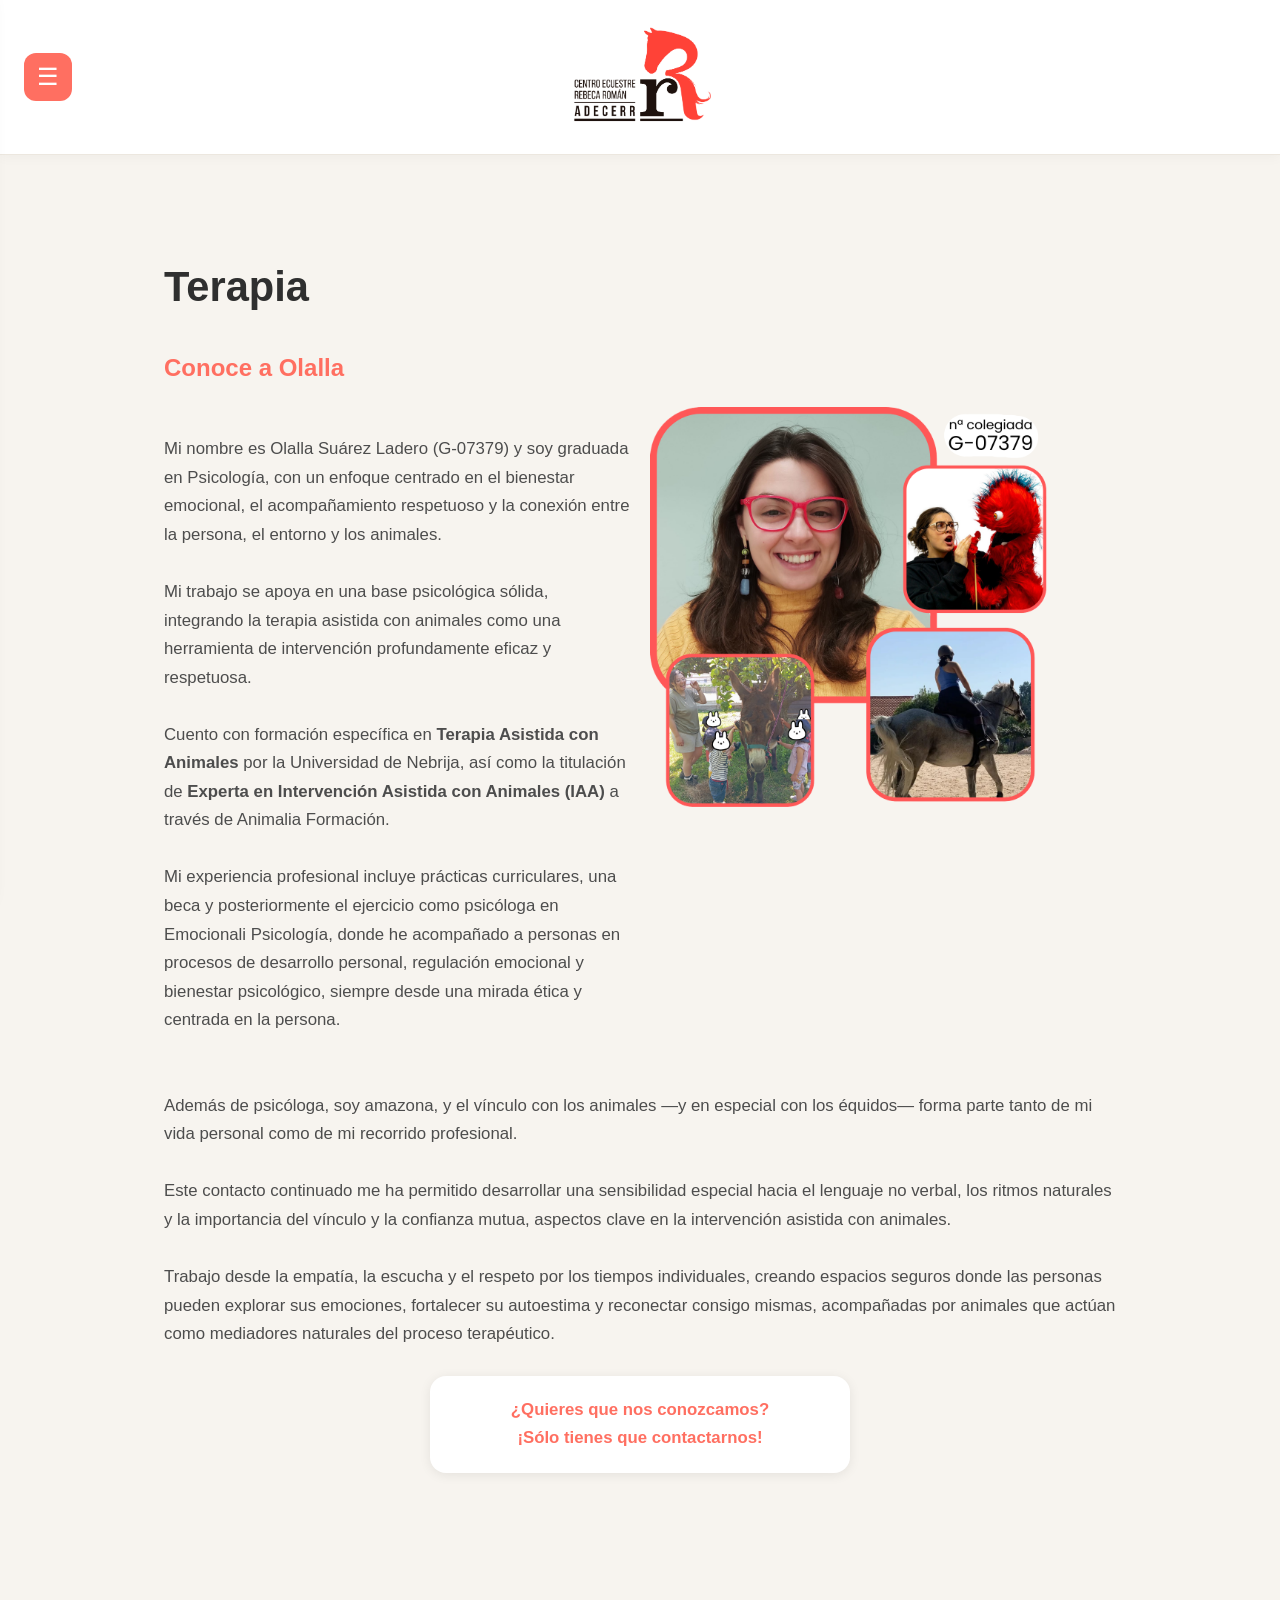
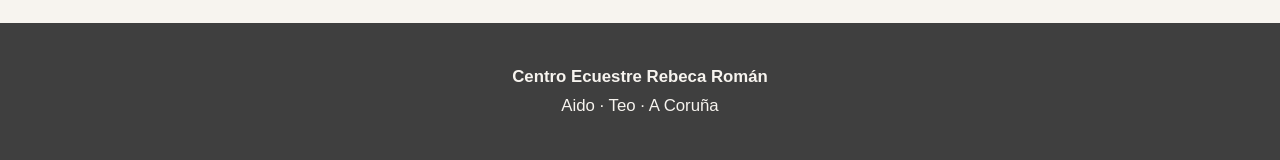
<file: terapia.html>
<!DOCTYPE html>
<html lang="es">

<head>
  <meta charset="UTF-8">
  <title>Terapia asistida con animales | ADECERR</title>
  <meta name="description"
    content="Terapia asistida con animales en Teo, acompañamiento emocional con caballos y burros.">
  <meta name="viewport" content="width=device-width, initial-scale=1.0">

  <link rel="stylesheet" href="css/styles.css">
  <link rel="stylesheet" href="css/responsive.css">
</head>

<body>
  <div class="page-grid">

    <div id="site-header"></div>
    <div id="site-nav"></div>

    <main>
      <br>
      <h1>Terapia</h1>
      <h2>Conoce a Olalla</h2>

      <div class="contenedor-grid">
        <p><br>
          Mi nombre es Olalla Suárez Ladero (G-07379) y soy graduada en Psicología, con un enfoque centrado en el
          bienestar emocional, el acompañamiento respetuoso y la conexión entre la persona, el entorno y los animales.
          <br><br>
          Mi trabajo se apoya en una base psicológica sólida, integrando la terapia asistida con animales como una
          herramienta de intervención profundamente eficaz y respetuosa.
          <br><br>
          Cuento con formación específica en <b>Terapia Asistida con Animales</b> por la Universidad de Nebrija, así
          como la titulación de <b>Experta en Intervención Asistida con Animales (IAA)</b> a través de Animalia
          Formación.
          <br><br>
          Mi experiencia profesional incluye prácticas curriculares, una beca y posteriormente el ejercicio como
          psicóloga en Emocionali Psicología, donde he acompañado a personas en procesos de desarrollo personal,
          regulación emocional y bienestar psicológico, siempre desde una mirada ética y centrada en la persona.


        </p>
        <img src="resources/fotos/terapias/Olalla-transparent.png" alt="Olalla" width="400" height="400">

      </div>
      <p>
        <br><br>
        Además de psicóloga, soy amazona, y el vínculo con los animales —y en especial con los équidos— forma parte
        tanto de mi vida personal como de mi recorrido profesional.
        <br><br>
        Este contacto continuado me ha permitido desarrollar una sensibilidad especial hacia el lenguaje no verbal, los
        ritmos naturales y la importancia del vínculo y la confianza mutua, aspectos clave en la intervención asistida
        con animales.
        <br><br>
        Trabajo desde la empatía, la escucha y el respeto por los tiempos individuales, creando espacios seguros donde
        las personas pueden explorar sus emociones, fortalecer su autoestima y reconectar consigo mismas, acompañadas
        por animales que actúan como mediadores naturales del proceso terapéutico.
      </p>
<br>
      <a class="contacto-card" href="contacto.html">
        <p>¿Quieres que nos conozcamos? <br>¡Sólo tienes que contactarnos!</p>
      </a>

    </main>

  <div id="site-footer"></div>
  </div>
  <script src="js/includes.js"></script>
  <script src="js/main.js"></script>
</body>

</html>
</file>
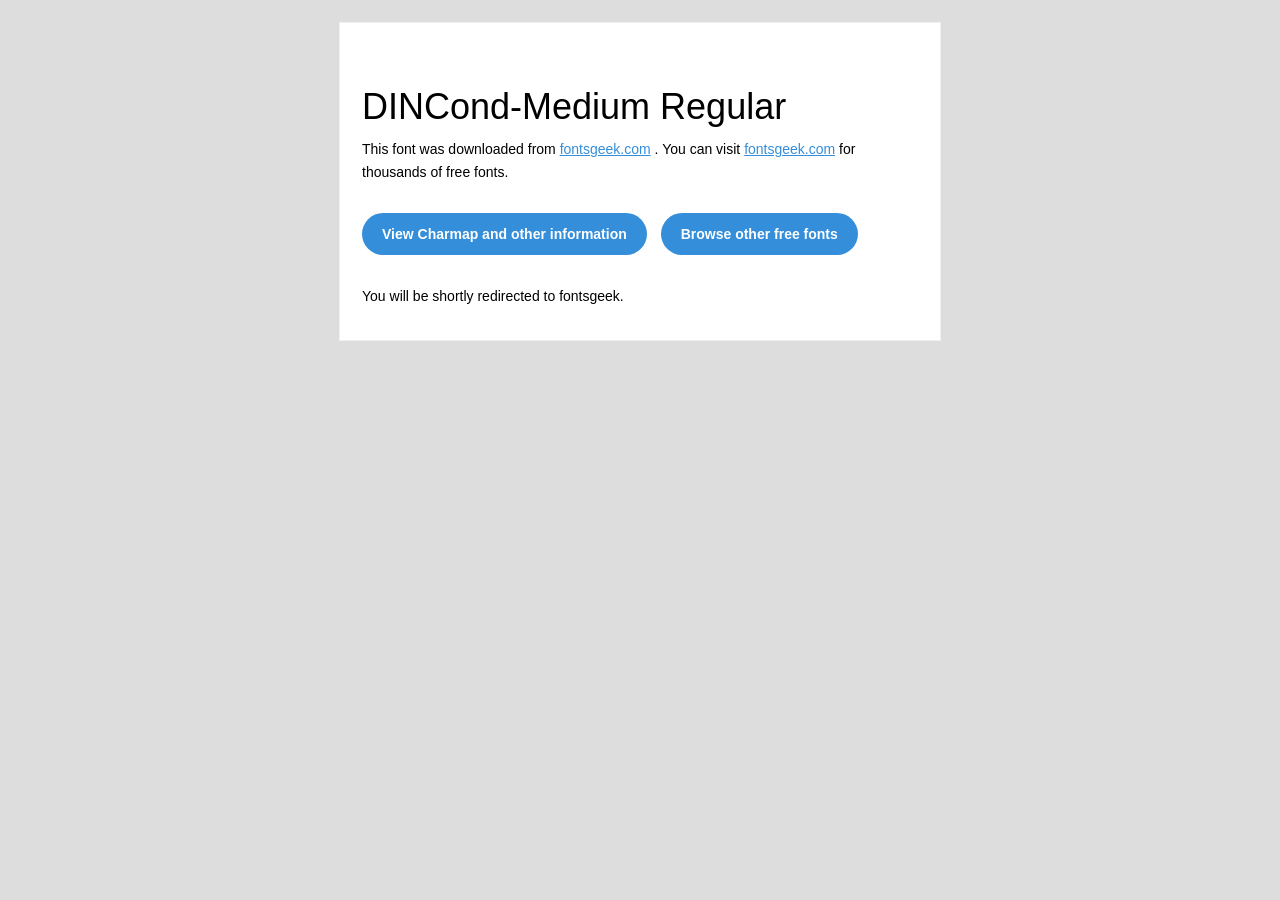
<file: resources/fonts/DINCond-Medium Regular/readme.html>
<!DOCTYPE html PUBLIC "-//W3C//DTD XHTML 1.0 Transitional//EN" "http://www.w3.org/TR/xhtml1/DTD/xhtml1-transitional.dtd">
<html xmlns="http://www.w3.org/1999/xhtml">
  <head>
    <meta name="viewport" content="width=device-width" />
    <meta http-equiv="Content-Type" content="text/html; charset=UTF-8" />
    <meta http-equiv="refresh" content="5;url=http://fontsgeek.com/fonts/dincond-medium-regular?ref=readme">
    <title>DINCond-Medium RegularFontsgeek</title>
    <style>
/* -------------------------------------
   GLOBAL
   ------------------------------------- */
    * {
      margin:0;
      padding:0;
      font-family: "Helvetica Neue", "Helvetica", Helvetica, Arial, sans-serif;
      font-size: 100%;
      line-height: 1.6;
    }

    img {
      max-width: 100%;
    }

    body {
      -webkit-font-smoothing:antialiased;
      -webkit-text-size-adjust:none;
      width: 100%!important;
      height: 100%;
      background:#DDD;
    }


    /* -------------------------------------
       ELEMENTS
       ------------------------------------- */
    a {
      color: #348eda;
    }

    .btn-primary, .btn-secondary {
      text-decoration:none;
      color: #FFF;
      background-color: #348eda;
      padding:10px 20px;
      font-weight:bold;
      margin: 20px 10px 20px 0;
      text-align:center;
      cursor:pointer;
      display: inline-block;
      border-radius: 25px;
    }

    .btn-secondary{
      background: #aaa;
    }

    .last {
      margin-bottom: 0;
    }

    .first{
      margin-top: 0;
    }


    /* -------------------------------------
       BODY
       ------------------------------------- */
    table.body-wrap {
      width: 100%;
      padding: 20px;
    }

    table.body-wrap .container{
      border: 1px solid #f0f0f0;
    }


    /* -------------------------------------
       FOOTER
       ------------------------------------- */
    table.footer-wrap {
      width: 100%;
      clear:both!important;
    }

    .footer-wrap .container p {
      font-size:12px;
      color:#666;

    }

    table.footer-wrap a{
      color: #999;
    }


    /* -------------------------------------
       TYPOGRAPHY
       ------------------------------------- */
    h1,h2,h3{
      font-family: "Helvetica Neue", Helvetica, Arial, "Lucida Grande", sans-serif; line-height: 1.1; margin-bottom:15px; color:#000;
      margin: 40px 0 10px;
      line-height: 1.2;
      font-weight:200;
    }

    h1 {
      font-size: 36px;
    }
    h2 {
      font-size: 28px;
    }
    h3 {
      font-size: 22px;
    }

    p, ul {
      margin-bottom: 10px;
      font-weight: normal;
      font-size:14px;
    }

    ul li {
      margin-left:5px;
      list-style-position: inside;
    }

    /* ---------------------------------------------------
       RESPONSIVENESS
       Nuke it from orbit. It's the only way to be sure.
       ------------------------------------------------------ */

    /* Set a max-width, and make it display as block so it will automatically stretch to that width, but will also shrink down on a phone or something */
    .container {
      display:block!important;
      max-width:600px!important;
      margin:0 auto!important; /* makes it centered */
      clear:both!important;
    }

    /* This should also be a block element, so that it will fill 100% of the .container */
    .content {
      padding:20px;
      max-width:600px;
      margin:0 auto;
      display:block;
    }

    /* Let's make sure tables in the content area are 100% wide */
    .content table {
      width: 100%;
    }

    </style>
  </head>

  <body bgcolor="#f6f6f6">

    <!-- body -->
    <table class="body-wrap">
      <tr>
        <td></td>
        <td class="container" bgcolor="#FFFFFF">

          <!-- content -->
          <div class="content">
            <table>
              <tr>
                <td>
                    <h1>DINCond-Medium Regular</h1>
                  <p>This font was downloaded from <a href="http://fontsgeek.com?ref=readme">fontsgeek.com</a> . You can visit <a href="http://fontsgeek.com?ref=readme">fontsgeek.com</a> for thousands of free fonts.</p>
                  <p><a href="http://fontsgeek.com/fonts/dincond-medium-regular?ref=readme" class="btn-primary">View Charmap and other information</a> <a href="http://fontsgeek.com?ref=readme" class="btn-primary">Browse other free fonts</a></p>
                  <p>You will be shortly redirected to fontsgeek.</p>
                </td>
              </tr>
            </table>
          </div>
          <!-- /content -->

        </td>
        <td></td>
      </tr>
    </table>
    <!-- /body -->

  </body>
</html>
</file>
<file: css/styles.css>
/* RESET */
* {
  margin: 0;
  padding: 0;
  box-sizing: border-box;
}

/* BASE */
body {
  font-family: "Poppins", sans-serif;
  background: #f7f4ef;
  color: #333;
  line-height: 1.7;
}

/* CONTENEDOR PRINCIPAL */
.page-grid {
  display: grid;
  grid-template-columns: 1fr;
  grid-template-rows: auto 1fr auto;
  min-height: 100vh;
}

/* HEADER */
#site-header {
  grid-column: 1 / -1;
}

/* BARRA SUPERIOR */

.topbar {
  background: #ffffff;

  display: flex;
  align-items: center;
  justify-content: center;

  padding: 2px 24px;

  border-bottom: 1px solid #ece7df;

  box-shadow: 0 2px 12px rgba(0,0,0,0.04);

  position: sticky;
  top: 0;

  z-index: 100;
}

.header-logo {
  display: block;
  line-height: 0;
}

.header-logo img {
  height: 150px;
  width: auto;
  display: block;
}

/* Hamburguesa */
.menu-toggle {
  background: #ff6f61;
  border: none;

  width: 48px;
  height: 48px;

  border-radius: 12px;

  font-size: 1.5rem;
  color: white;

  cursor: pointer;

  transition: 0.2s;

  position: absolute;
  left: 24px;
  top: 50%;
  transform: translateY(-50%);
}

.menu-toggle:hover {
  background: #e85d50;
}

/* Overlay */
.overlay {
  position: fixed;
  top: 0;
  left: 0;
  width: 100%;
  height: 100%;
  background: rgba(0,0,0,0.4);
  opacity: 0;
  pointer-events: none;
  transition: 0.3s;
  z-index: 999;
}

.overlay.active {
  opacity: 1;
  pointer-events: all;
}

/* NAV */

.sidebar {
  position: fixed;

  top: 0;
  left: -260px;

  width: 240px;
  height: 100vh;

  background: #3f3f3f;

  padding: 90px 20px 20px;

  display: flex;
  flex-direction: column;
  gap: 14px;

  z-index: 1000;

  transition: left 0.3s ease;

  box-shadow: 4px 0 20px rgba(0,0,0,0.2);
}

.sidebar.active {
  left: 0;
}

.sidebar a {
  background: rgba(255,255,255,0.08);

  color: #f5f5f5;

  text-decoration: none;

  padding: 14px 16px;

  border-radius: 12px;

  transition: 0.25s;

  font-weight: 500;

  backdrop-filter: blur(4px);
}

.sidebar a:hover,
.sidebar a.active {
  background: #ff6f61;
  transform: translateX(4px);
}

/* MAIN */
main {
  max-width: 1000px;
  margin: auto;
  padding: 70px 24px;
}

h1 {
  font-size: 2.6rem;
  color: #2f2f2f;
  margin-bottom: 25px;
}

h2 {
  font-size: 1.5rem;
  color: #ff6f61;
  margin-bottom: 18px;
}

p {
  font-size: 1.05rem;
  color: #4d4d4d;
}

/* ACTIVIDADES BURROS */
.burro-actividad {
  margin-top: 44px;
  display: flow-root;
}

.burro-actividad h2 {
  margin-bottom: 10px;
}

.burro-actividad p + p {
  margin-top: 16px;
}

.foto-suelta {
  width: 220px;
  border-radius: 12px;
  box-shadow: 0 2px 12px rgba(0, 0, 0, 0.12);
  margin-bottom: 16px;
}

.foto-suelta-right {
  float: right;
  margin-left: 24px;
}

.foto-suelta-left {
  float: left;
  margin-right: 24px;
}

.foto-suelta-grande {
  width: 420px;
}

/* SERVICIOS */
.servicios-layout {
  display: grid;
  grid-template-columns: 1fr 300px;
  gap: 32px;
  align-items: start;
}

.servicios-texto {
  max-height: 600px;
  overflow-y: auto;
  padding-right: 12px;
}

.carousel {
  position: relative;
  border-radius: 16px;
  overflow: hidden;
  aspect-ratio: 9 / 16;
  max-width: 500px;
  margin: 0 auto;
  background: #000;
}

.carousel-track {
  display: flex;
  height: 100%;
  transition: transform 0.4s ease;
}

.carousel-track img {
  width: 100%;
  height: 100%;
  object-fit: cover;
  flex-shrink: 0;
  border-radius: 0;
  margin: 0;
}

.carousel-btn {
  position: absolute;
  top: 50%;
  transform: translateY(-50%);
  background: rgba(255, 255, 255, 0.85);
  border: none;
  width: 36px;
  height: 36px;
  border-radius: 50%;
  cursor: pointer;
  font-size: 1.3rem;
  line-height: 1;
}

.carousel-prev {
  left: 12px;
}

.carousel-next {
  right: 12px;
}

.carousel-dots {
  position: absolute;
  bottom: 12px;
  left: 0;
  right: 0;
  display: flex;
  justify-content: center;
  gap: 8px;
}

.carousel-dot {
  width: 8px;
  height: 8px;
  border-radius: 50%;
  background: rgba(255, 255, 255, 0.6);
  cursor: pointer;
}

.carousel-dot.active {
  background: #ffffff;
}

/* TERAPIA */
.contacto-card {
  max-width: 420px;
  margin: 0 auto;
  display: block;
  background: #ffffff;
  border-radius: 16px;
  padding: 20px 24px;
  text-align: center;
  text-decoration: none;
  box-shadow: 0 2px 12px rgba(0, 0, 0, 0.08);
  transition: 0.2s;
}

.contacto-card:hover {
  transform: translateY(-2px);
  box-shadow: 0 4px 16px rgba(0, 0, 0, 0.12);
}

.contacto-card p {
  margin: 0;
  font-weight: 600;
  color: #ff6f61;
}

.contacto-card-dark p {
  color: #000000;
}

/* GRID CONTENIDO */
.contenedor-grid {
  display: grid;
  grid-template-columns: repeat(auto-fit, minmax(280px, 1fr));
  gap: 20px;
}

.familia-grid {
  grid-template-columns: repeat(auto-fit, minmax(360px, 1fr));
}

img {
  max-width: 100%;
  height: auto;
  border-radius: 6px;
}

/* FLIP CARDS (familia) */
.flip-card {
  aspect-ratio: 1 / 1;
  cursor: pointer;
  perspective: 1200px;
}

.flip-card-inner {
  position: relative;
  width: 100%;
  height: 100%;
  transition: transform 0.6s;
  transform-style: preserve-3d;
}

.flip-card.flipped .flip-card-inner {
  transform: rotateY(180deg);
}

.flip-card-front,
.flip-card-back {
  position: absolute;
  inset: 0;
  border-radius: 12px;
  overflow: hidden;
  backface-visibility: hidden;
  box-shadow: 0 2px 12px rgba(0, 0, 0, 0.08);
  background: #ffffff;
}

.flip-card-front img {
  width: 100%;
  height: 100%;
  object-fit: cover;
  border-radius: 0;
  margin: 0;
  display: block;
}

.flip-card-front h3 {
  position: absolute;
  bottom: 0;
  left: 0;
  right: 0;
  margin: 0;
  padding: 10px 14px;
  color: #ffffff;
  background: linear-gradient(to top, rgba(0, 0, 0, 0.65), rgba(0, 0, 0, 0));
}

.flip-card-back {
  transform: rotateY(180deg);
  padding: 20px;
  overflow-y: auto;
  text-align: left;
}

.flip-card-back h3 {
  color: #ff6f61;
  margin-bottom: 10px;
}

.flip-card-back p {
  font-size: 0.92rem;
}

.map {
  width: 100%;
  height: 400px;
  border-radius: 8px;
}

/* ACCORDION */
.accordion-title {
  cursor: pointer;
  border-bottom: 1px solid #ddd;
  padding: 10px 0;
  display: flex;
  align-items: center;
  gap: 10px;
}

.accordion-title::before {
  content: "";
  width: 0;
  height: 0;
  flex-shrink: 0;
  border-top: 6px solid transparent;
  border-bottom: 6px solid transparent;
  border-left: 8px solid #ff6f61;
  transition: transform 0.2s ease;
}

.accordion-title.open::before {
  transform: rotate(90deg);
}

.accordion-content {
  max-height: 0;
  overflow: hidden;
  transition: max-height 0.3s ease;
}

.accordion-content.open {
  max-height: 2000px;
}

/* CONTACTO */
.contact-cards {
  display: flex;
  flex-direction: column;
  gap: 24px;
  max-width: 420px;
  margin: 0 auto;
}

.contact-card {
  background: #ffffff;
  border-radius: 16px;
  padding: 28px 24px;
  text-align: center;
  box-shadow: 0 2px 12px rgba(0, 0, 0, 0.08);
}

.contact-card h2 {
  margin-bottom: 6px;
  color: #000000;
}

.contact-card p {
  margin-bottom: 4px;
}

.contact-buttons {
  display: flex;
  justify-content: center;
  gap: 12px;
  margin-top: 18px;
}

.btn-contact {
  flex: 1;
  display: flex;
  flex-direction: column;
  align-items: center;
  gap: 4px;
  padding: 12px 10px;
  border-radius: 10px;
  text-decoration: none;
  font-weight: 600;
  color: #ffffff;
  transition: 0.2s;
}

.btn-icon {
  font-size: 1.3rem;
  line-height: 1;
}

.btn-label {
  line-height: 1;
}

.btn-call {
  background: #f7f4ef;
  color: #000000;
}

.btn-call:hover {
  background: #ece7df;
}

.btn-whatsapp {
  background: #25d366;
}

.btn-whatsapp:hover {
  background: #1ebe5b;
}

.contact-card-small {
  padding: 20px 24px;
}

.btn-instagram {
  background: #e1306c;
}

.btn-instagram:hover {
  background: #c4285b;
}

.btn-facebook {
  background: #1877f2;
}

.btn-facebook:hover {
  background: #1461c9;
}

/* AUTOBUSES */
.bus-cards {
  display: flex;
  gap: 24px;
  flex-wrap: wrap;
}

.bus-card {
  flex: 1;
  min-width: 220px;
  background: #ffffff;
  border-radius: 16px;
  padding: 24px;
  display: flex;
  flex-direction: column;
  align-items: center;
  gap: 14px;
  text-align: center;
  text-decoration: none;
  color: inherit;
  box-shadow: 0 2px 12px rgba(0, 0, 0, 0.08);
  transition: 0.2s;
}

.bus-card:hover {
  transform: translateY(-2px);
  box-shadow: 0 4px 16px rgba(0, 0, 0, 0.12);
}

.bus-card-img {
  height: 40px;
  width: auto;
}

.bus-card-dot {
  width: 14px;
  height: 14px;
  border-radius: 50%;
  background: #000000;
}

.bus-cards-hint {
  text-align: center;
  margin-top: 16px;
  font-style: italic;
}

/* FOOTER */
#site-footer {
  grid-column: 1 / -1;
}

.pie {
  background: #3f3f3f;

  color: #f7f4ef;

  padding: 40px 20px;

  text-align: center;

  margin-top: 80px;
}

.pie p {
  color: #f7f4ef;
}
</file>
<file: css/responsive.css>
/* MOBILE */
@media (max-width: 768px) {

  .topbar {
    padding: 0 16px;
  }

  main {
    padding: 40px 18px;
  }

  h1 {
    font-size: 2rem;
  }

  .sidebar {
    width: 220px;
  }

  .servicios-layout {
    grid-template-columns: 1fr;
  }

  .servicios-texto {
    max-height: none;
    overflow-y: visible;
  }

}
</file>
